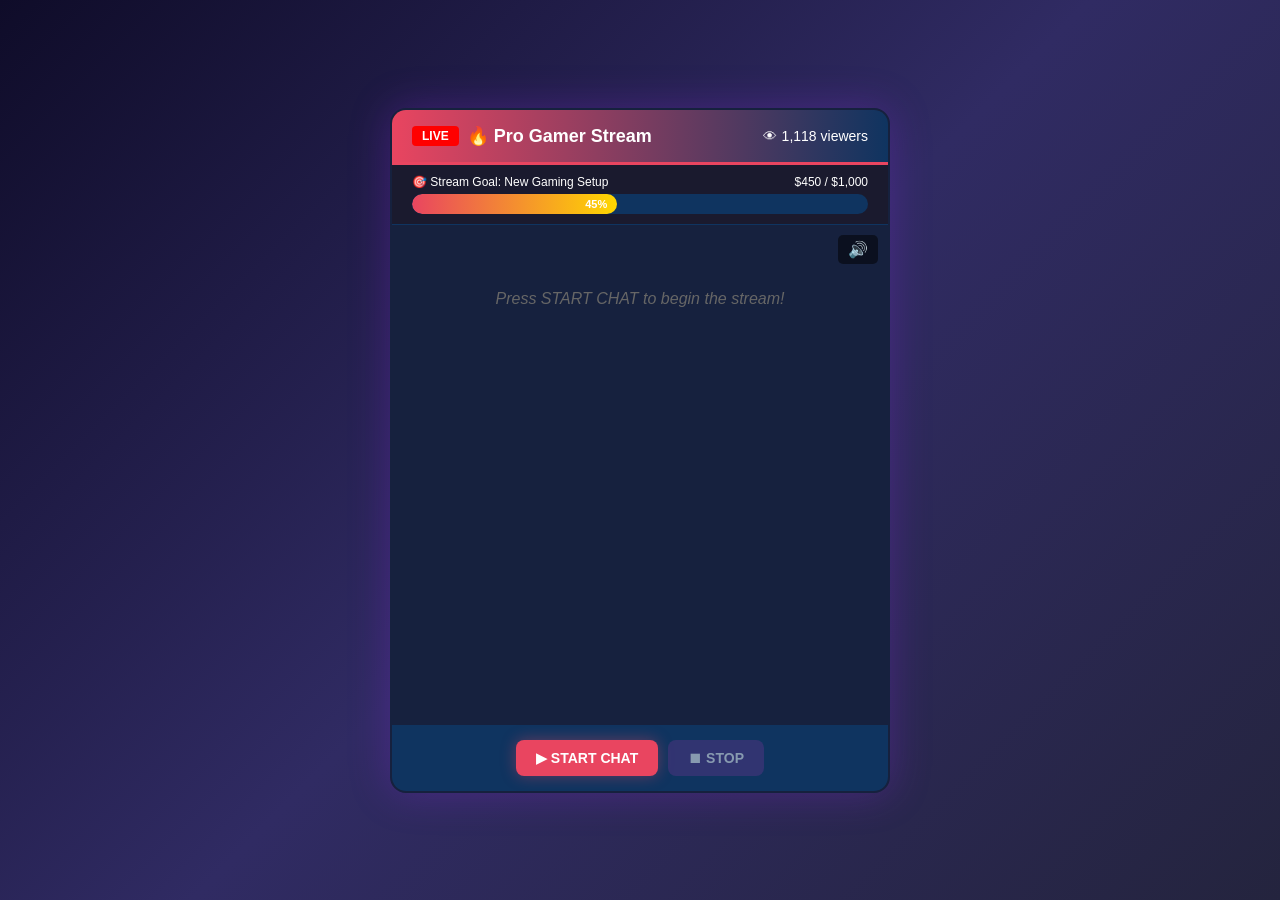
<file: 3/index.html>
<!DOCTYPE html>
<html lang="en">
<head>
    <meta charset="UTF-8">
    <meta name="viewport" content="width=device-width, initial-scale=1.0">
    <title>🔴 Fake Streaming Chat System</title>
    <link rel="stylesheet" href="style.css">
</head>
<body>

    <div class="app-container">
        <!-- Header -->
        <div class="header">
            <div class="stream-title">
                <span class="live-badge">LIVE</span>
                <span>🔥 Pro Gamer Stream</span>
            </div>
            <div class="viewer-count" id="viewerCount">1,234 viewers</div>
        </div>

        <!-- Stream Goal -->
        <div class="stream-goal">
            <div class="goal-label">
                <span>🎯 Stream Goal: New Gaming Setup</span>
                <span id="goalText">$450 / $1,000</span>
            </div>
            <div class="goal-bar">
                <div class="goal-progress" id="goalProgress" style="width: 45%">45%</div>
            </div>
        </div>

        <!-- Chat Area -->
        <div class="chat-container" id="chatContainer">
            <button class="sound-toggle" id="soundToggle">🔊</button>
            <div class="empty-chat" id="emptyState">Press START CHAT to begin the stream!</div>
        </div>

        <!-- Controls -->
        <div class="controls">
            <button class="btn btn-start" id="startBtn">▶ Start Chat</button>
            <button class="btn btn-stop" id="stopBtn" disabled>⏹ Stop</button>
        </div>
    </div>

    <script src="app.js"></script>
</body>
</html>
</file>
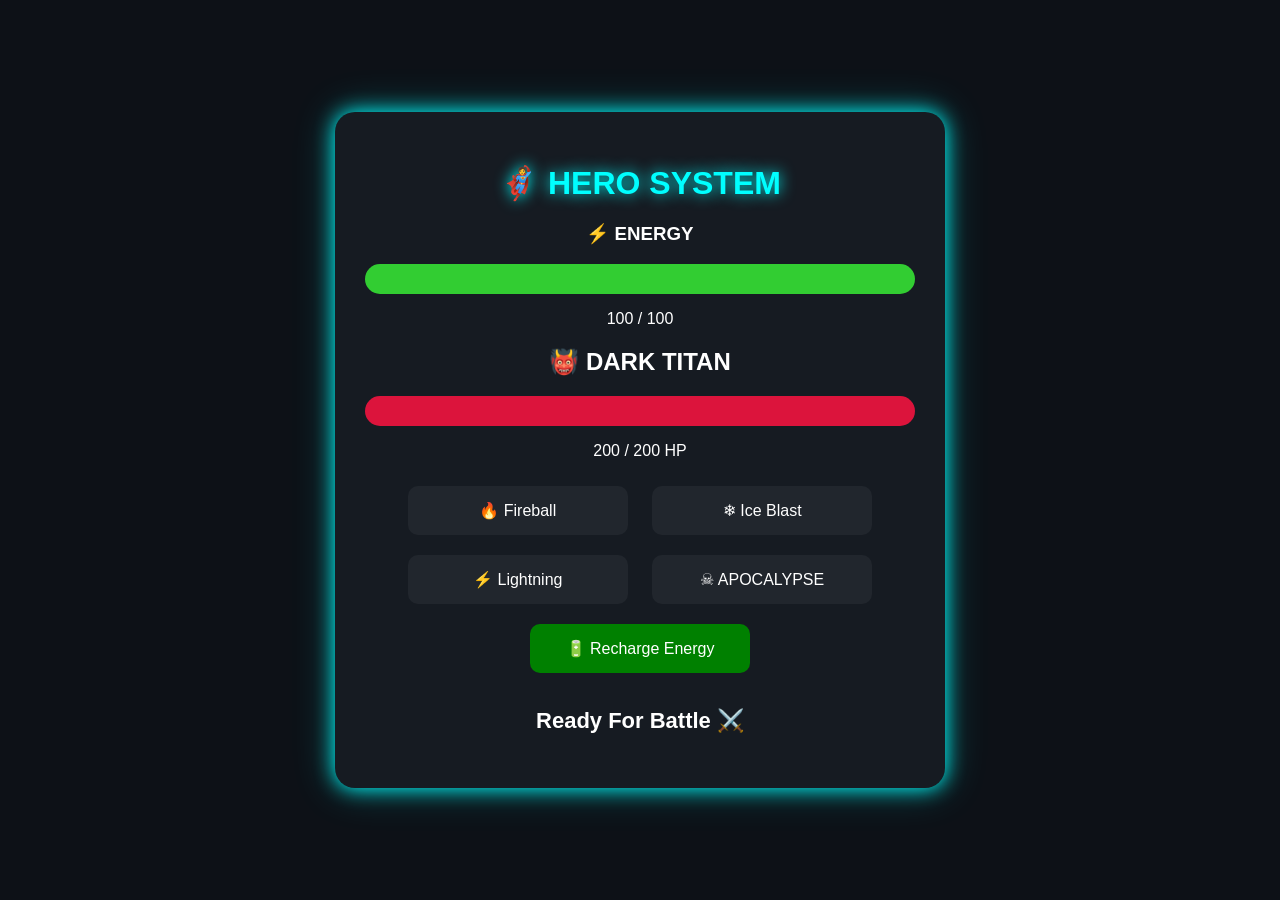
<file: 4/index.html>
<!DOCTYPE html>
<html lang="bg">
<head>
    <meta charset="UTF-8">
    <meta name="viewport" content="width=device-width, initial-scale=1.0">
    <title>Hero System</title>
    <link rel="stylesheet" href="style.css">
</head>
<body>

<div class="container">

    <h1>🦸 HERO SYSTEM</h1>

    <div class="energy-box">

        <h3>⚡ ENERGY</h3>

        <div class="energy-bar">
            <div id="energyFill"></div>
        </div>

        <p id="energyText">100 / 100</p>

    </div>

    <div class="boss-box">

        <h2>👹 DARK TITAN</h2>

        <div class="boss-bar">
            <div id="bossHP"></div>
        </div>

        <p id="bossText">200 / 200 HP</p>

    </div>

    <div class="powers">

        <button onclick="usePower('🔥 Fireball',20,'#ff5733')">
            🔥 Fireball
        </button>

        <button onclick="usePower('❄ Ice Blast',15,'#00bfff')">
            ❄ Ice Blast
        </button>

        <button onclick="usePower('⚡ Lightning',25,'#ffd700')">
            ⚡ Lightning
        </button>

        <button onclick="usePower('☠ APOCALYPSE',50,'purple')">
            ☠ APOCALYPSE
        </button>

        <button onclick="rechargeEnergy()">
            🔋 Recharge Energy
        </button>

    </div>

    <div id="status">
        Ready For Battle ⚔️
    </div>

</div>

<script src="script.js"></script>

</body>
</html>
</file>
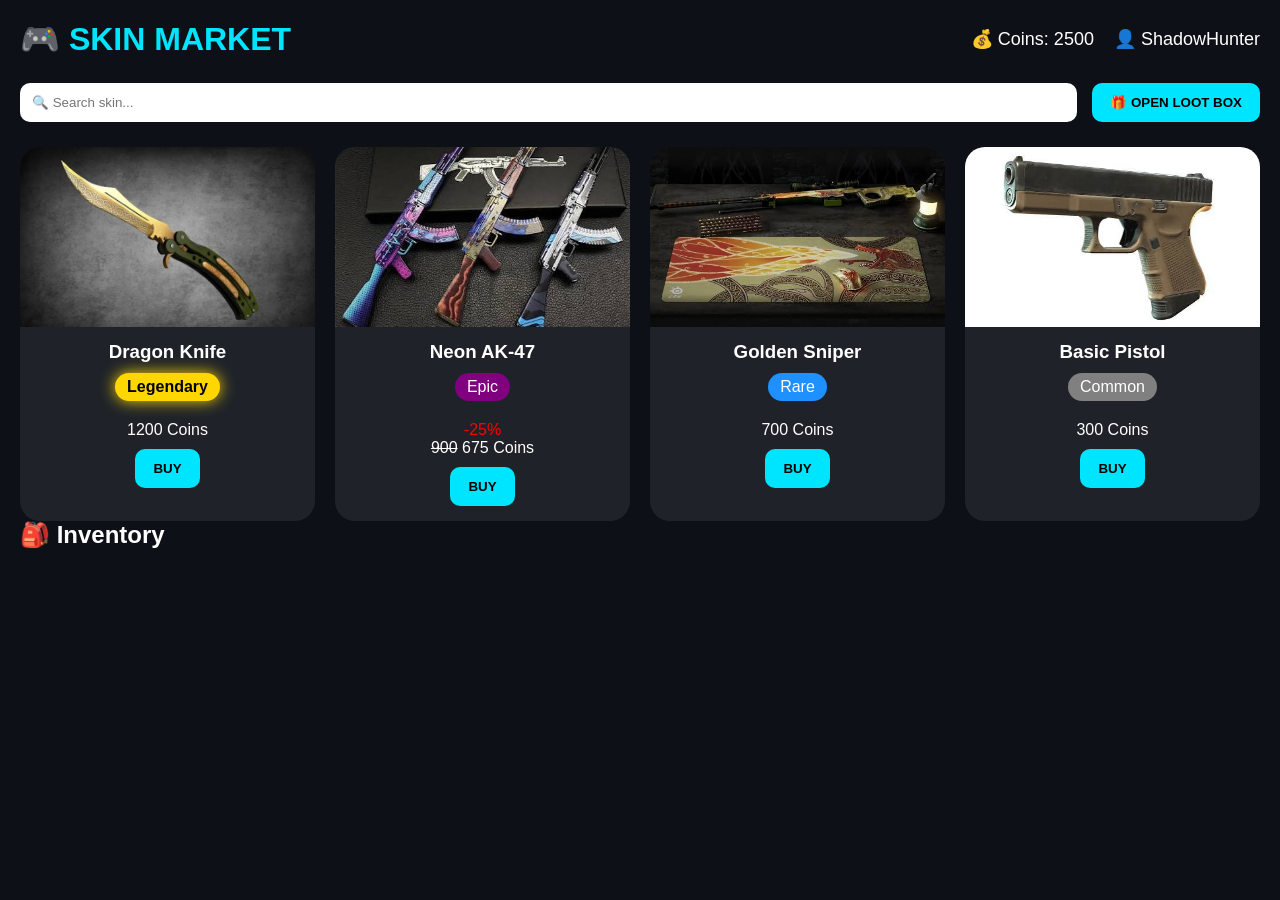
<file: 5/index.html>
<!DOCTYPE html>
<html lang="bg">
<head>
    <meta charset="UTF-8">
    <meta name="viewport" content="width=device-width, initial-scale=1.0">
    <title>Gaming Skin Store</title>
    <link rel="stylesheet" href="style.css">
</head>
<body>

<header>
    <h1>🎮 SKIN MARKET</h1>

    <div class="player-info">
        <span id="coins">💰 Coins: 2500</span>
        <span>👤 ShadowHunter</span>
    </div>
</header>

<div class="controls">
    <input
        type="text"
        id="search"
        placeholder="🔍 Search skin..."
    >

    <button id="lootBtn">
        🎁 OPEN LOOT BOX
    </button>
</div>

<div id="products" class="products"></div>

<h2>🎒 Inventory</h2>
<div id="inventory" class="inventory"></div>

<div id="toast"></div>

<script src="script.js"></script>
</body>
</html>
</file>
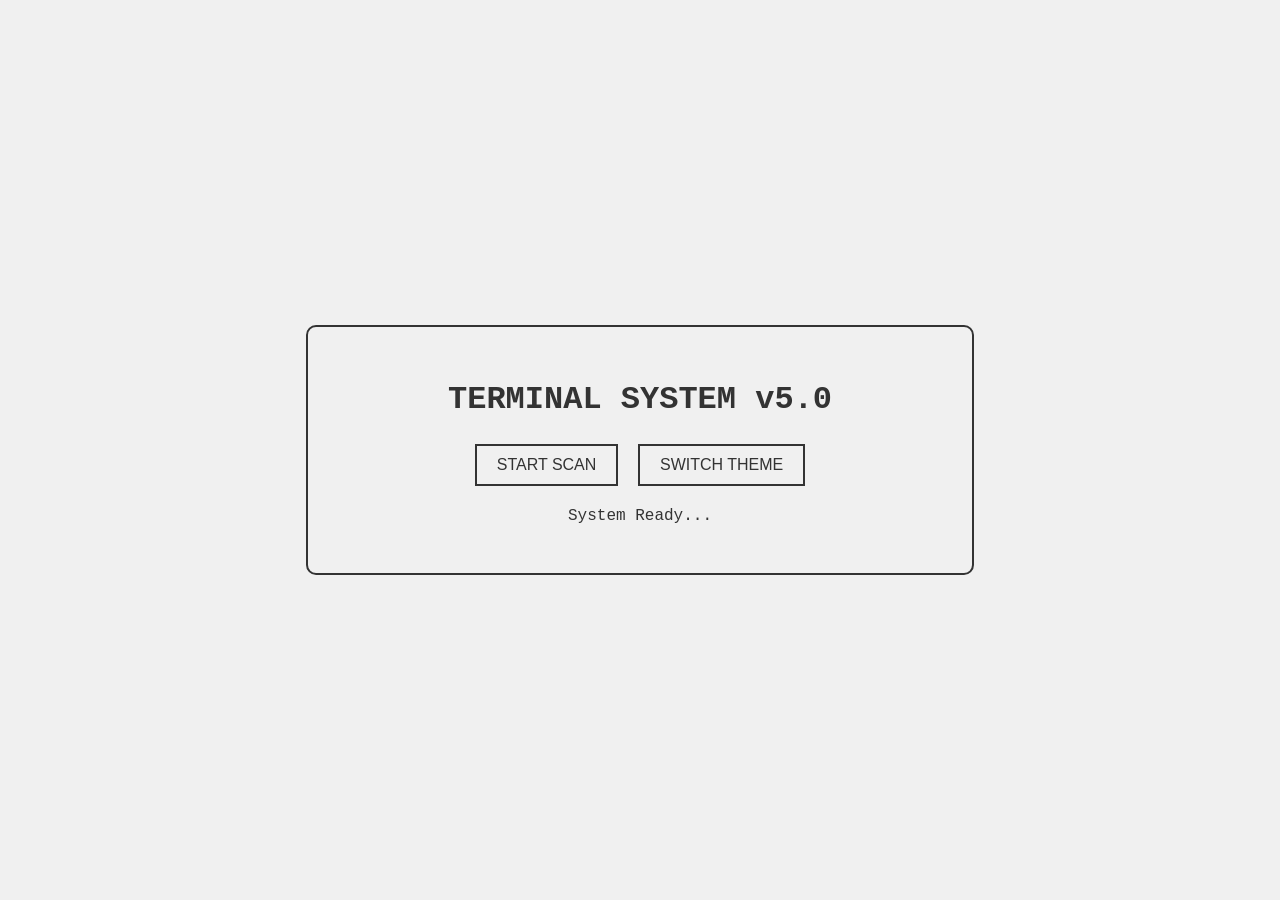
<file: demo1/index.html>
<!DOCTYPE html>
<html lang="bg">
<head>
    <meta charset="UTF-8">
    <meta name="viewport" content="width=device-width, initial-scale=1.0">
    <title>Fake Hacker Scanner</title>
    <link rel="stylesheet" href="style.css">
</head>
<body class="light-mode"> <div class="container">
        <h1 id="main-title">TERMINAL SYSTEM v5.0</h1>
        
        <div class="controls">
            <button onclick="startScan()" id="scan-btn">START SCAN</button>
            <button onclick="toggleTheme()" id="theme-btn">SWITCH THEME</button>
        </div>

        <div id="result-zone">
            <p id="status-text">System Ready...</p>
            <div id="progress-container" style="display: none;">
                <div id="progress-bar"></div>
            </div>
            <ul id="message-list"></ul>
        </div>

        <div id="threat-level" class="hidden">
            THREAT LEVEL: <span id="level-value">NONE</span>
        </div>
    </div>

    <script src="script.js"></script>
</body>
</html>
</file>
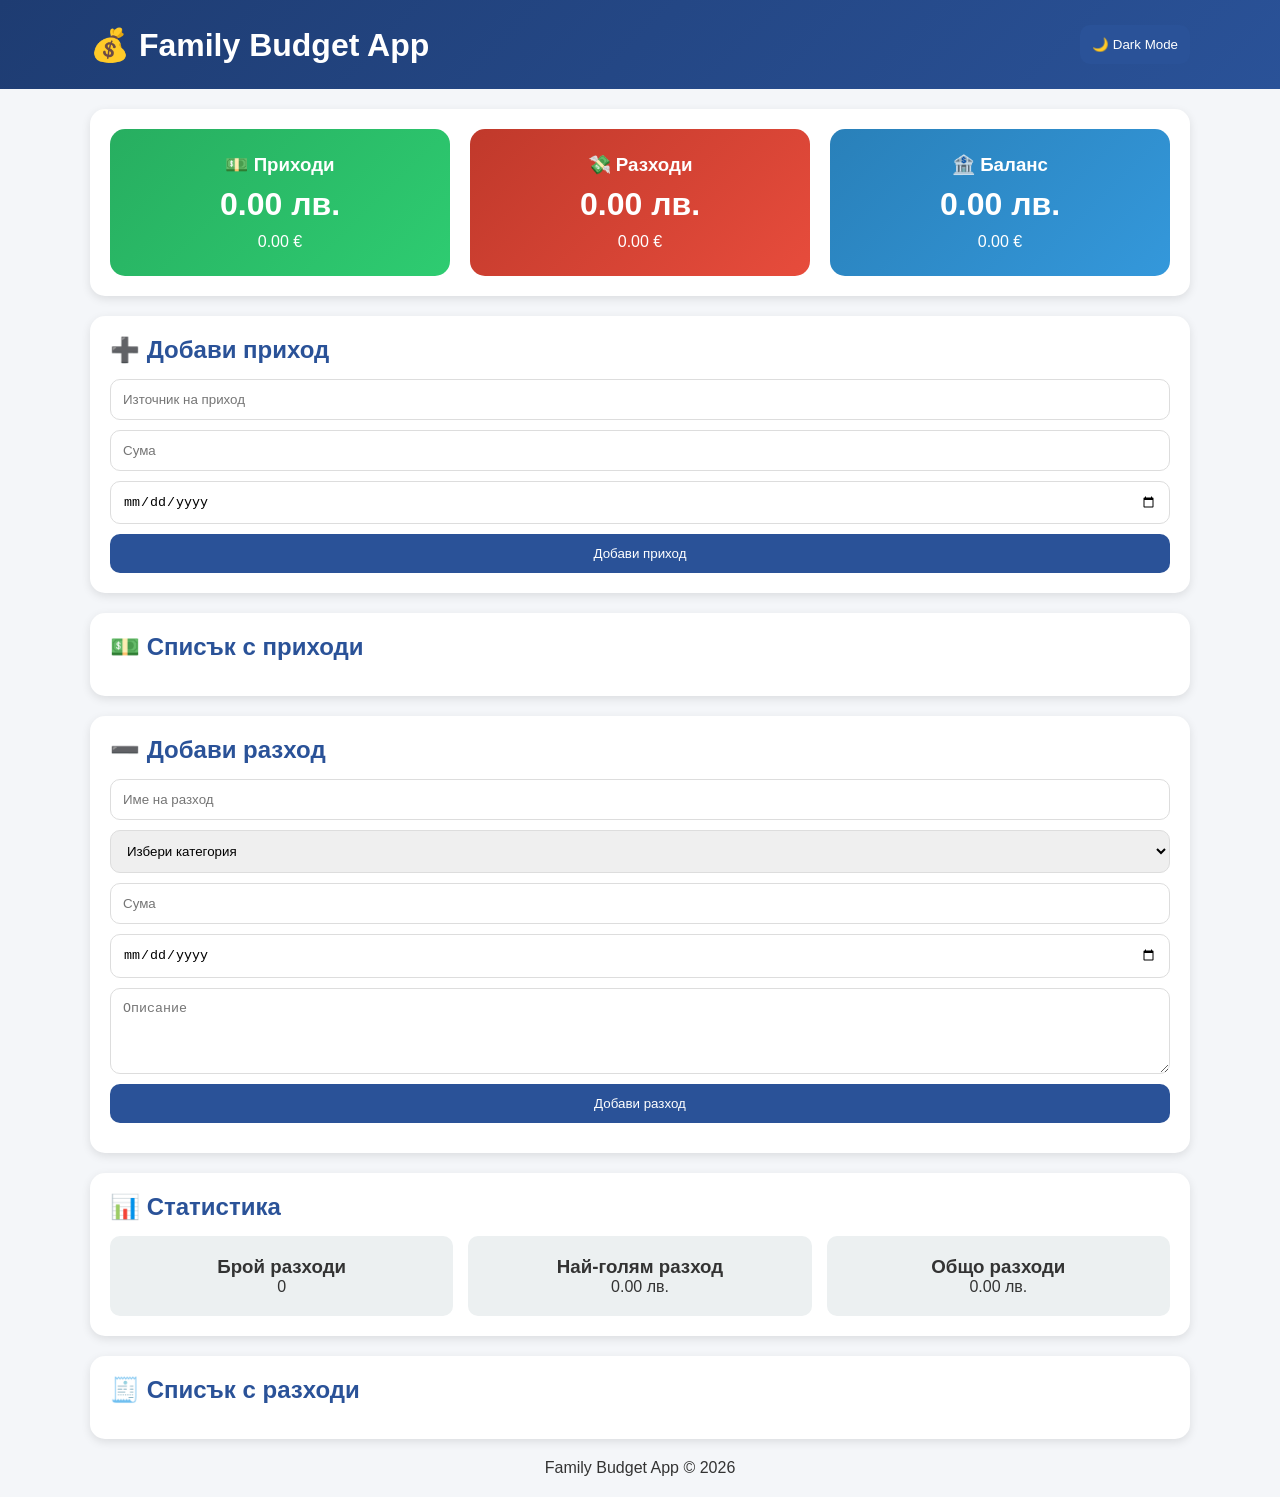
<file: финанс тракер/index.html>
<!DOCTYPE html>
<html lang="bg">
<head>
    <meta charset="UTF-8">
    <meta name="viewport" content="width=device-width, initial-scale=1.0">
    <title>Family Budget App</title>
    <link rel="stylesheet" href="style.css">
</head>
<body>

<header class="app-header">
    <div class="container">
        <h1>💰 Family Budget App</h1>

        <button id="themeToggle">
            🌙 Dark Mode
        </button>
    </div>
</header>

<main class="container">

    <section class="finance-overview">

        <div class="card income-card">
            <h3>💵 Приходи</h3>

            <p id="totalIncome">
                0.00 лв.
            </p>

            <small id="totalIncomeEur">
                0.00 €
            </small>
        </div>

        <div class="card expense-card">
            <h3>💸 Разходи</h3>

            <p id="totalExpenses">
                0.00 лв.
            </p>

            <small id="totalExpensesEur">
                0.00 €
            </small>
        </div>

        <div class="card balance-card">
            <h3>🏦 Баланс</h3>

            <p id="currentBalance">
                0.00 лв.
            </p>

            <small id="currentBalanceEur">
                0.00 €
            </small>
        </div>

    </section>

    <section>

        <h2>➕ Добави приход</h2>

        <form id="incomeForm">

            <input
                type="text"
                id="incomeName"
                placeholder="Източник на приход"
            >

            <input
                type="number"
                id="incomeAmount"
                placeholder="Сума"
                min="0"
                step="0.01"
            >

            <input
                type="date"
                id="incomeDate"
            >

            <button type="submit">
                Добави приход
            </button>

        </form>

    </section>

    <section>

        <h2>💵 Списък с приходи</h2>

        <ul id="incomeList"></ul>

    </section>

    <section>

        <h2>➖ Добави разход</h2>

        <form id="expenseForm">

            <input
                type="text"
                id="expenseName"
                placeholder="Име на разход"
            >

            <select id="expenseCategory">
                <option value="">Избери категория</option>
                <option>Храна</option>
                <option>Транспорт</option>
                <option>Сметки</option>
                <option>Забавления</option>
                <option>Други</option>
            </select>

            <input
                type="number"
                id="expenseAmount"
                placeholder="Сума"
                min="0"
                step="0.01"
            >

            <input
                type="date"
                id="expenseDate"
            >

            <textarea
                id="expenseDescription"
                rows="4"
                placeholder="Описание"
            ></textarea>

            <button type="submit">
                Добави разход
            </button>

            <p id="errorMessage" class="error-message"></p>

        </form>

    </section>

    <section>

        <h2>📊 Статистика</h2>

        <div class="statistics-grid">

            <div class="stat-card">
                <h3>Брой разходи</h3>
                <p id="expenseCount">0</p>
            </div>

            <div class="stat-card">
                <h3>Най-голям разход</h3>
                <p id="largestExpense">0.00 лв.</p>
            </div>

            <div class="stat-card">
                <h3>Общо разходи</h3>
                <p id="statisticsTotal">0.00 лв.</p>
            </div>

        </div>

    </section>

    <section>

        <h2>🧾 Списък с разходи</h2>

        <ul id="expenseList"></ul>

    </section>

</main>

<footer class="app-footer">
    <p>Family Budget App © 2026</p>
</footer>

<script src="app.js"></script>

</body>
</html>
</file>
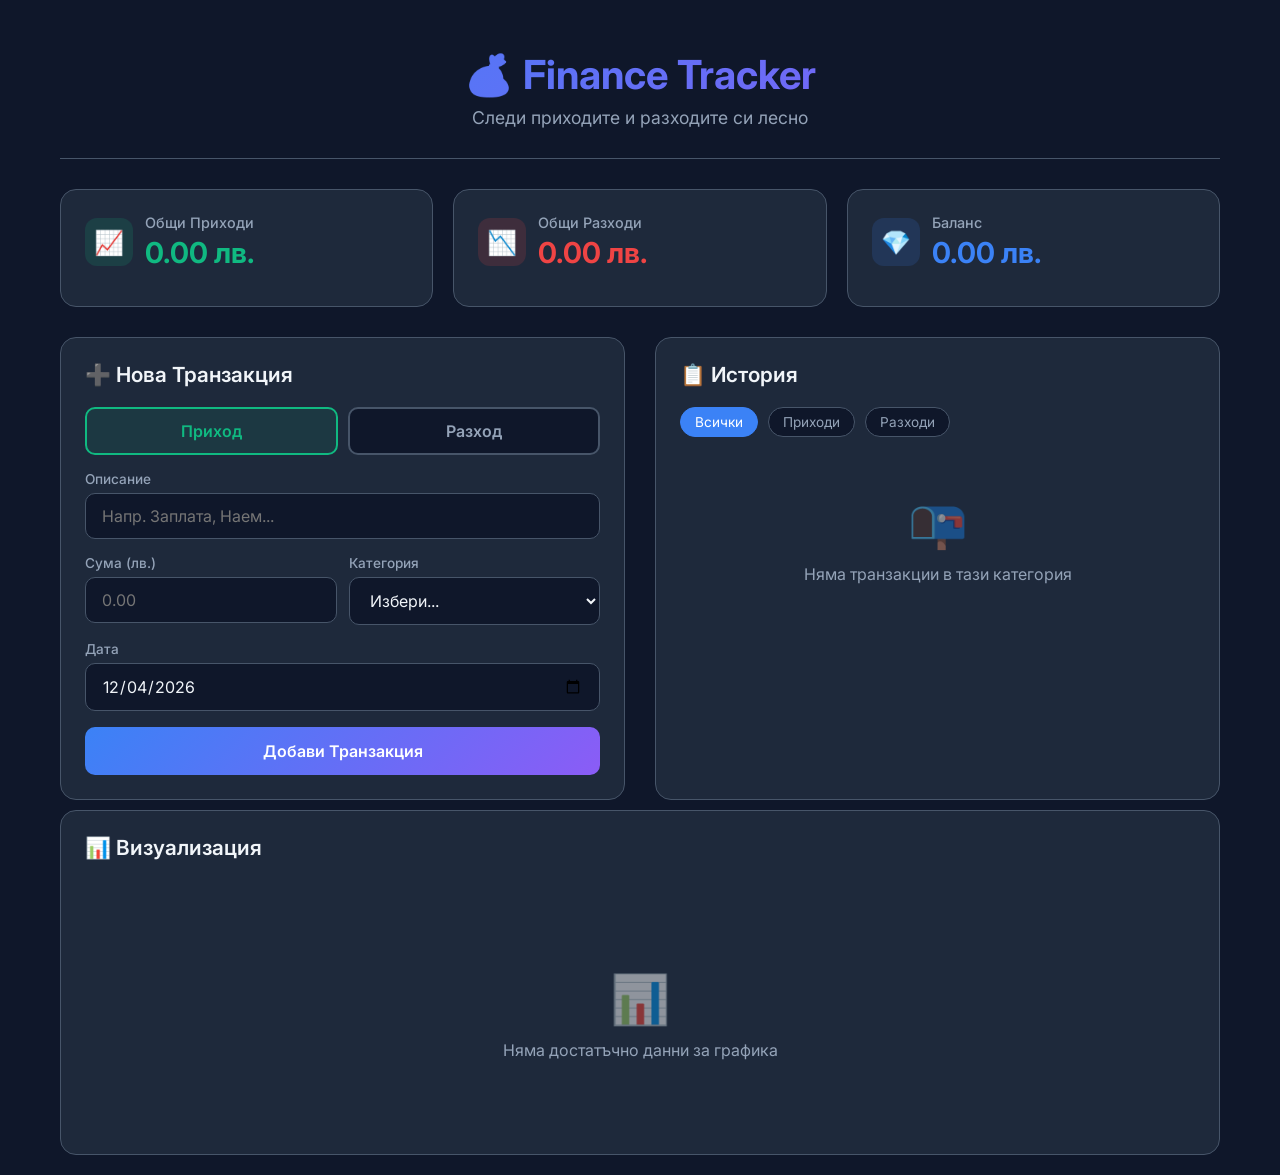
<file: finance_tracker.html>
<!DOCTYPE html>
<html lang="bg">
<head>
    <meta charset="UTF-8">
    <meta name="viewport" content="width=device-width, initial-scale=1.0">
    <title>Finance Tracker</title>
    <link href="https://fonts.googleapis.com/css2?family=Inter:wght@300;400;500;600;700&display=swap" rel="stylesheet">
    <style>
        * {
            margin: 0;
            padding: 0;
            box-sizing: border-box;
        }

        :root {
            --bg-primary: #0f172a;
            --bg-secondary: #1e293b;
            --bg-card: #334155;
            --text-primary: #f1f5f9;
            --text-secondary: #94a3b8;
            --accent: #3b82f6;
            --accent-hover: #2563eb;
            --income: #10b981;
            --expense: #ef4444;
            --warning: #f59e0b;
            --border: #475569;
        }

        body {
            font-family: 'Inter', sans-serif;
            background: var(--bg-primary);
            color: var(--text-primary);
            min-height: 100vh;
        }

        .container {
            max-width: 1200px;
            margin: 0 auto;
            padding: 20px;
        }

        /* Header */
        header {
            text-align: center;
            padding: 30px 0;
            border-bottom: 1px solid var(--border);
            margin-bottom: 30px;
        }

        header h1 {
            font-size: 2.5rem;
            font-weight: 700;
            background: linear-gradient(135deg, var(--accent), #8b5cf6);
            -webkit-background-clip: text;
            -webkit-text-fill-color: transparent;
            background-clip: text;
        }

        header p {
            color: var(--text-secondary);
            margin-top: 8px;
            font-size: 1.1rem;
        }

        /* Summary Cards */
        .summary {
            display: grid;
            grid-template-columns: repeat(auto-fit, minmax(250px, 1fr));
            gap: 20px;
            margin-bottom: 30px;
        }

        .card {
            background: var(--bg-secondary);
            border-radius: 16px;
            padding: 24px;
            border: 1px solid var(--border);
            transition: transform 0.2s, box-shadow 0.2s;
        }

        .card:hover {
            transform: translateY(-4px);
            box-shadow: 0 10px 40px rgba(0,0,0,0.3);
        }

        .card-header {
            display: flex;
            align-items: center;
            gap: 12px;
            margin-bottom: 12px;
        }

        .card-icon {
            width: 48px;
            height: 48px;
            border-radius: 12px;
            display: flex;
            align-items: center;
            justify-content: center;
            font-size: 1.5rem;
        }

        .card-icon.income { background: rgba(16, 185, 129, 0.15); }
        .card-icon.expense { background: rgba(239, 68, 68, 0.15); }
        .card-icon.balance { background: rgba(59, 130, 246, 0.15); }

        .card-title {
            color: var(--text-secondary);
            font-size: 0.9rem;
            font-weight: 500;
        }

        .card-amount {
            font-size: 1.8rem;
            font-weight: 700;
            margin-top: 4px;
        }

        .card-amount.income { color: var(--income); }
        .card-amount.expense { color: var(--expense); }
        .card-amount.balance { color: var(--accent); }

        /* Main Content */
        .main-content {
            display: grid;
            grid-template-columns: 1fr 1fr;
            gap: 30px;
        }

        @media (max-width: 900px) {
            .main-content {
                grid-template-columns: 1fr;
            }
        }

        /* Form Section */
        .form-section {
            background: var(--bg-secondary);
            border-radius: 16px;
            padding: 24px;
            border: 1px solid var(--border);
        }

        .section-title {
            font-size: 1.3rem;
            font-weight: 600;
            margin-bottom: 20px;
            display: flex;
            align-items: center;
            gap: 10px;
        }

        .form-group {
            margin-bottom: 16px;
        }

        .form-group label {
            display: block;
            color: var(--text-secondary);
            font-size: 0.85rem;
            margin-bottom: 6px;
            font-weight: 500;
        }

        .form-group input,
        .form-group select {
            width: 100%;
            padding: 12px 16px;
            background: var(--bg-primary);
            border: 1px solid var(--border);
            border-radius: 10px;
            color: var(--text-primary);
            font-size: 1rem;
            font-family: inherit;
            transition: border-color 0.2s, box-shadow 0.2s;
        }

        .form-group input:focus,
        .form-group select:focus {
            outline: none;
            border-color: var(--accent);
            box-shadow: 0 0 0 3px rgba(59, 130, 246, 0.2);
        }

        .form-row {
            display: grid;
            grid-template-columns: 1fr 1fr;
            gap: 12px;
        }

        .type-selector {
            display: flex;
            gap: 10px;
            margin-bottom: 16px;
        }

        .type-btn {
            flex: 1;
            padding: 12px;
            border: 2px solid var(--border);
            border-radius: 10px;
            background: var(--bg-primary);
            color: var(--text-secondary);
            font-size: 1rem;
            font-weight: 600;
            cursor: pointer;
            transition: all 0.2s;
            font-family: inherit;
        }

        .type-btn.active.income {
            border-color: var(--income);
            color: var(--income);
            background: rgba(16, 185, 129, 0.1);
        }

        .type-btn.active.expense {
            border-color: var(--expense);
            color: var(--expense);
            background: rgba(239, 68, 68, 0.1);
        }

        .btn-primary {
            width: 100%;
            padding: 14px;
            background: linear-gradient(135deg, var(--accent), #8b5cf6);
            color: white;
            border: none;
            border-radius: 10px;
            font-size: 1rem;
            font-weight: 600;
            cursor: pointer;
            transition: opacity 0.2s, transform 0.2s;
            font-family: inherit;
        }

        .btn-primary:hover {
            opacity: 0.9;
            transform: translateY(-2px);
        }

        .btn-primary:active {
            transform: translateY(0);
        }

        /* Transactions List */
        .transactions-section {
            background: var(--bg-secondary);
            border-radius: 16px;
            padding: 24px;
            border: 1px solid var(--border);
        }

        .filter-bar {
            display: flex;
            gap: 10px;
            margin-bottom: 16px;
            flex-wrap: wrap;
        }

        .filter-btn {
            padding: 6px 14px;
            border: 1px solid var(--border);
            border-radius: 20px;
            background: var(--bg-primary);
            color: var(--text-secondary);
            font-size: 0.85rem;
            cursor: pointer;
            transition: all 0.2s;
            font-family: inherit;
        }

        .filter-btn.active {
            background: var(--accent);
            color: white;
            border-color: var(--accent);
        }

        .transactions-list {
            max-height: 400px;
            overflow-y: auto;
        }

        .transactions-list::-webkit-scrollbar {
            width: 6px;
        }

        .transactions-list::-webkit-scrollbar-track {
            background: var(--bg-primary);
            border-radius: 3px;
        }

        .transactions-list::-webkit-scrollbar-thumb {
            background: var(--border);
            border-radius: 3px;
        }

        .transaction-item {
            display: flex;
            align-items: center;
            justify-content: space-between;
            padding: 14px 16px;
            background: var(--bg-primary);
            border-radius: 12px;
            margin-bottom: 10px;
            border: 1px solid transparent;
            transition: border-color 0.2s;
        }

        .transaction-item:hover {
            border-color: var(--border);
        }

        .transaction-info {
            display: flex;
            align-items: center;
            gap: 12px;
            flex: 1;
        }

        .transaction-icon {
            width: 40px;
            height: 40px;
            border-radius: 10px;
            display: flex;
            align-items: center;
            justify-content: center;
            font-size: 1.2rem;
        }

        .transaction-icon.income { background: rgba(16, 185, 129, 0.15); }
        .transaction-icon.expense { background: rgba(239, 68, 68, 0.15); }

        .transaction-details h4 {
            font-size: 0.95rem;
            font-weight: 600;
        }

        .transaction-details span {
            font-size: 0.8rem;
            color: var(--text-secondary);
        }

        .transaction-amount {
            font-size: 1.1rem;
            font-weight: 700;
            margin-right: 12px;
        }

        .transaction-amount.income { color: var(--income); }
        .transaction-amount.expense { color: var(--expense); }

        .delete-btn {
            background: none;
            border: none;
            color: var(--text-secondary);
            cursor: pointer;
            font-size: 1.2rem;
            padding: 4px;
            border-radius: 6px;
            transition: all 0.2s;
        }

        .delete-btn:hover {
            color: var(--expense);
            background: rgba(239, 68, 68, 0.1);
        }

        .empty-state {
            text-align: center;
            padding: 40px 20px;
            color: var(--text-secondary);
        }

        .empty-state-icon {
            font-size: 3rem;
            margin-bottom: 12px;
            opacity: 0.5;
        }

        /* Chart Section */
        .chart-section {
            grid-column: 1 / -1;
            background: var(--bg-secondary);
            border-radius: 16px;
            padding: 24px;
            border: 1px solid var(--border);
            margin-top: 10px;
        }

        .chart-container {
            display: flex;
            align-items: flex-end;
            justify-content: center;
            gap: 40px;
            padding: 30px 0;
            min-height: 250px;
        }

        .chart-bar-wrapper {
            display: flex;
            flex-direction: column;
            align-items: center;
            gap: 10px;
        }

        .chart-bar {
            width: 60px;
            border-radius: 8px 8px 0 0;
            transition: height 0.5s ease;
            position: relative;
        }

        .chart-bar.income { background: linear-gradient(to top, var(--income), #34d399); }
        .chart-bar.expense { background: linear-gradient(to top, var(--expense), #f87171); }
        .chart-bar.balance { background: linear-gradient(to top, var(--accent), #a78bfa); }

        .chart-label {
            font-size: 0.85rem;
            color: var(--text-secondary);
            font-weight: 500;
        }

        .chart-value {
            font-size: 0.8rem;
            color: var(--text-primary);
            font-weight: 600;
        }

        /* Toast Notification */
        .toast {
            position: fixed;
            bottom: 30px;
            right: 30px;
            padding: 14px 24px;
            background: var(--bg-secondary);
            border: 1px solid var(--border);
            border-radius: 12px;
            color: var(--text-primary);
            font-weight: 500;
            box-shadow: 0 10px 40px rgba(0,0,0,0.4);
            transform: translateY(100px);
            opacity: 0;
            transition: all 0.3s ease;
            z-index: 1000;
        }

        .toast.show {
            transform: translateY(0);
            opacity: 1;
        }

        .toast.success { border-left: 4px solid var(--income); }
        .toast.error { border-left: 4px solid var(--expense); }
    </style>
</head>
<body>
    <div class="container">
        <header>
            <h1>💰 Finance Tracker</h1>
            <p>Следи приходите и разходите си лесно</p>
        </header>

        <!-- Summary Cards -->
        <div class="summary">
            <div class="card">
                <div class="card-header">
                    <div class="card-icon income">📈</div>
                    <div>
                        <div class="card-title">Общи Приходи</div>
                        <div class="card-amount income" id="totalIncome">0.00 лв.</div>
                    </div>
                </div>
            </div>
            <div class="card">
                <div class="card-header">
                    <div class="card-icon expense">📉</div>
                    <div>
                        <div class="card-title">Общи Разходи</div>
                        <div class="card-amount expense" id="totalExpense">0.00 лв.</div>
                    </div>
                </div>
            </div>
            <div class="card">
                <div class="card-header">
                    <div class="card-icon balance">💎</div>
                    <div>
                        <div class="card-title">Баланс</div>
                        <div class="card-amount balance" id="balance">0.00 лв.</div>
                    </div>
                </div>
            </div>
        </div>

        <!-- Main Content -->
        <div class="main-content">
            <!-- Add Transaction Form -->
            <div class="form-section">
                <h2 class="section-title">➕ Нова Транзакция</h2>

                <div class="type-selector">
                    <button class="type-btn income active" onclick="setType('income')">Приход</button>
                    <button class="type-btn expense" onclick="setType('expense')">Разход</button>
                </div>

                <form id="transactionForm" onsubmit="addTransaction(event)">
                    <div class="form-group">
                        <label for="description">Описание</label>
                        <input type="text" id="description" placeholder="Напр. Заплата, Наем..." required>
                    </div>

                    <div class="form-row">
                        <div class="form-group">
                            <label for="amount">Сума (лв.)</label>
                            <input type="number" id="amount" placeholder="0.00" step="0.01" min="0.01" required>
                        </div>
                        <div class="form-group">
                            <label for="category">Категория</label>
                            <select id="category" required>
                                <option value="">Избери...</option>
                            </select>
                        </div>
                    </div>

                    <div class="form-group">
                        <label for="date">Дата</label>
                        <input type="date" id="date" required>
                    </div>

                    <button type="submit" class="btn-primary">Добави Транзакция</button>
                </form>
            </div>

            <!-- Transactions List -->
            <div class="transactions-section">
                <h2 class="section-title">📋 История</h2>

                <div class="filter-bar">
                    <button class="filter-btn active" onclick="filterTransactions('all')">Всички</button>
                    <button class="filter-btn" onclick="filterTransactions('income')">Приходи</button>
                    <button class="filter-btn" onclick="filterTransactions('expense')">Разходи</button>
                </div>

                <div class="transactions-list" id="transactionsList">
                    <div class="empty-state">
                        <div class="empty-state-icon">📭</div>
                        <p>Все още няма транзакции</p>
                        <p style="font-size: 0.85rem; margin-top: 4px;">Добави първата си транзакция отляво</p>
                    </div>
                </div>
            </div>
        </div>

        <!-- Chart Section -->
        <div class="chart-section">
            <h2 class="section-title">📊 Визуализация</h2>
            <div class="chart-container" id="chartContainer">
                <div class="empty-state" style="grid-column: 1 / -1;">
                    <div class="empty-state-icon">📊</div>
                    <p>Няма достатъчно данни за графика</p>
                </div>
            </div>
        </div>
    </div>

    <!-- Toast -->
    <div class="toast" id="toast"></div>

    <script>
        // ========== STATE ==========
        let transactions = JSON.parse(localStorage.getItem('financeTracker')) || [];
        let currentType = 'income';
        let currentFilter = 'all';

        const categories = {
            income: [
                { value: 'salary', label: '💼 Заплата', icon: '💼' },
                { value: 'freelance', label: '💻 Фрийланс', icon: '💻' },
                { value: 'investment', label: '📈 Инвестиции', icon: '📈' },
                { value: 'gift', label: '🎁 Подарък', icon: '🎁' },
                { value: 'other_income', label: '📌 Друго', icon: '📌' }
            ],
            expense: [
                { value: 'food', label: '🍔 Храна', icon: '🍔' },
                { value: 'transport', label: '🚗 Транспорт', icon: '🚗' },
                { value: 'rent', label: '🏠 Наем', icon: '🏠' },
                { value: 'utilities', label: '⚡ Сметки', icon: '⚡' },
                { value: 'entertainment', label: '🎮 Забавления', icon: '🎮' },
                { value: 'shopping', label: '🛍️ Пазаруване', icon: '🛍️' },
                { value: 'health', label: '💊 Здраве', icon: '💊' },
                { value: 'other_expense', label: '📌 Друго', icon: '📌' }
            ]
        };

        // ========== INIT ==========
        document.addEventListener('DOMContentLoaded', () => {
            document.getElementById('date').valueAsDate = new Date();
            updateCategoryOptions();
            renderAll();
        });

        // ========== FUNCTIONS ==========
        function setType(type) {
            currentType = type;
            document.querySelectorAll('.type-btn').forEach(btn => btn.classList.remove('active'));
            document.querySelector(`.type-btn.${type}`).classList.add('active');
            updateCategoryOptions();
        }

        function updateCategoryOptions() {
            const select = document.getElementById('category');
            select.innerHTML = '<option value="">Избери...</option>';
            categories[currentType].forEach(cat => {
                const option = document.createElement('option');
                option.value = cat.value;
                option.textContent = cat.label;
                select.appendChild(option);
            });
        }

        function addTransaction(e) {
            e.preventDefault();

            const description = document.getElementById('description').value.trim();
            const amount = parseFloat(document.getElementById('amount').value);
            const category = document.getElementById('category').value;
            const date = document.getElementById('date').value;

            if (!description || !amount || !category || !date) {
                showToast('Моля, попълни всички полета!', 'error');
                return;
            }

            const catData = categories[currentType].find(c => c.value === category);

            const transaction = {
                id: Date.now(),
                type: currentType,
                description,
                amount,
                category,
                categoryLabel: catData.label,
                categoryIcon: catData.icon,
                date
            };

            transactions.unshift(transaction);
            saveTransactions();
            renderAll();

            // Reset form
            document.getElementById('description').value = '';
            document.getElementById('amount').value = '';
            document.getElementById('category').value = '';
            document.getElementById('date').valueAsDate = new Date();

            showToast('Транзакцията е добавена успешно!', 'success');
        }

        function deleteTransaction(id) {
            transactions = transactions.filter(t => t.id !== id);
            saveTransactions();
            renderAll();
            showToast('Транзакцията е изтрита!', 'success');
        }

        function filterTransactions(filter) {
            currentFilter = filter;
            document.querySelectorAll('.filter-btn').forEach(btn => btn.classList.remove('active'));
            event.target.classList.add('active');
            renderTransactions();
        }

        function saveTransactions() {
            localStorage.setItem('financeTracker', JSON.stringify(transactions));
        }

        // ========== RENDER ==========
        function renderAll() {
            renderSummary();
            renderTransactions();
            renderChart();
        }

        function renderSummary() {
            const income = transactions
                .filter(t => t.type === 'income')
                .reduce((sum, t) => sum + t.amount, 0);

            const expense = transactions
                .filter(t => t.type === 'expense')
                .reduce((sum, t) => sum + t.amount, 0);

            const balance = income - expense;

            document.getElementById('totalIncome').textContent = formatMoney(income);
            document.getElementById('totalExpense').textContent = formatMoney(expense);
            document.getElementById('balance').textContent = formatMoney(balance);
        }

        function renderTransactions() {
            const list = document.getElementById('transactionsList');

            let filtered = transactions;
            if (currentFilter !== 'all') {
                filtered = transactions.filter(t => t.type === currentFilter);
            }

            if (filtered.length === 0) {
                list.innerHTML = `
                    <div class="empty-state">
                        <div class="empty-state-icon">📭</div>
                        <p>Няма транзакции в тази категория</p>
                    </div>
                `;
                return;
            }

            list.innerHTML = filtered.map(t => `
                <div class="transaction-item">
                    <div class="transaction-info">
                        <div class="transaction-icon ${t.type}">${t.categoryIcon}</div>
                        <div class="transaction-details">
                            <h4>${escapeHtml(t.description)}</h4>
                            <span>${t.categoryLabel} • ${formatDate(t.date)}</span>
                        </div>
                    </div>
                    <div style="display: flex; align-items: center;">
                        <div class="transaction-amount ${t.type}">
                            ${t.type === 'income' ? '+' : '-'}${formatMoney(t.amount)}
                        </div>
                        <button class="delete-btn" onclick="deleteTransaction(${t.id})" title="Изтрий">🗑️</button>
                    </div>
                </div>
            `).join('');
        }

        function renderChart() {
            const container = document.getElementById('chartContainer');

            if (transactions.length === 0) {
                container.innerHTML = `
                    <div class="empty-state" style="grid-column: 1 / -1;">
                        <div class="empty-state-icon">📊</div>
                        <p>Няма достатъчно данни за графика</p>
                    </div>
                `;
                return;
            }

            const income = transactions.filter(t => t.type === 'income').reduce((s, t) => s + t.amount, 0);
            const expense = transactions.filter(t => t.type === 'expense').reduce((s, t) => s + t.amount, 0);
            const balance = income - expense;

            const maxVal = Math.max(income, expense, Math.abs(balance), 1);
            const incomeH = (income / maxVal) * 180;
            const expenseH = (expense / maxVal) * 180;
            const balanceH = (Math.abs(balance) / maxVal) * 180;

            container.innerHTML = `
                <div class="chart-bar-wrapper">
                    <div class="chart-value">${formatMoney(income)}</div>
                    <div class="chart-bar income" style="height: ${incomeH}px;"></div>
                    <div class="chart-label">Приходи</div>
                </div>
                <div class="chart-bar-wrapper">
                    <div class="chart-value">${formatMoney(expense)}</div>
                    <div class="chart-bar expense" style="height: ${expenseH}px;"></div>
                    <div class="chart-label">Разходи</div>
                </div>
                <div class="chart-bar-wrapper">
                    <div class="chart-value">${formatMoney(balance)}</div>
                    <div class="chart-bar balance" style="height: ${balanceH}px;"></div>
                    <div class="chart-label">Баланс</div>
                </div>
            `;
        }

        // ========== HELPERS ==========
        function formatMoney(amount) {
            return amount.toFixed(2).replace(/\B(?=(\d{3})+(?!\d))/g, ' ') + ' лв.';
        }

        function formatDate(dateStr) {
            const d = new Date(dateStr);
            return d.toLocaleDateString('bg-BG', { day: 'numeric', month: 'short', year: 'numeric' });
        }

        function escapeHtml(text) {
            const div = document.createElement('div');
            div.textContent = text;
            return div.innerHTML;
        }

        function showToast(message, type = 'success') {
            const toast = document.getElementById('toast');
            toast.textContent = message;
            toast.className = `toast ${type} show`;

            setTimeout(() => {
                toast.classList.remove('show');
            }, 3000);
        }
    </script>
</body>
</html>
</file>
<file: 3/style.css>
/* ============================================
   FAKE STREAMING CHAT SYSTEM - STYLES
   ============================================ */

* {
    margin: 0;
    padding: 0;
    box-sizing: border-box;
}

body {
    font-family: 'Segoe UI', Tahoma, Geneva, Verdana, sans-serif;
    background: linear-gradient(135deg, #0f0c29, #302b63, #24243e);
    min-height: 100vh;
    display: flex;
    justify-content: center;
    align-items: center;
    padding: 20px;
}

.app-container {
    width: 100%;
    max-width: 500px;
    background: #1a1a2e;
    border-radius: 16px;
    box-shadow: 0 0 40px rgba(138, 43, 226, 0.3);
    overflow: hidden;
    border: 2px solid #16213e;
}

/* Header */
.header {
    background: linear-gradient(90deg, #e94560, #0f3460);
    padding: 15px 20px;
    display: flex;
    justify-content: space-between;
    align-items: center;
    border-bottom: 3px solid #e94560;
}

.stream-title {
    color: #fff;
    font-size: 18px;
    font-weight: bold;
    display: flex;
    align-items: center;
    gap: 8px;
}

.live-badge {
    background: #ff0000;
    color: white;
    padding: 3px 10px;
    border-radius: 4px;
    font-size: 12px;
    font-weight: bold;
    animation: pulse 2s infinite;
}

@keyframes pulse {
    0%, 100% { opacity: 1; }
    50% { opacity: 0.5; }
}

/* Viewer Counter */
.viewer-count {
    color: #fff;
    font-size: 14px;
    display: flex;
    align-items: center;
    gap: 5px;
}

.viewer-count::before {
    content: "👁";
}

/* Chat Area */
.chat-container {
    height: 500px;
    overflow-y: auto;
    padding: 15px;
    background: #16213e;
    position: relative;
}

.chat-container::-webkit-scrollbar {
    width: 8px;
}

.chat-container::-webkit-scrollbar-track {
    background: #0f3460;
}

.chat-container::-webkit-scrollbar-thumb {
    background: #e94560;
    border-radius: 4px;
}

.chat-message {
    margin-bottom: 10px;
    padding: 8px 12px;
    border-radius: 8px;
    background: rgba(255,255,255,0.05);
    animation: fadeIn 0.3s ease;
    display: flex;
    align-items: flex-start;
    gap: 8px;
    word-wrap: break-word;
}

@keyframes fadeIn {
    from { opacity: 0; transform: translateX(-20px); }
    to { opacity: 1; transform: translateX(0); }
}

.message-avatar {
    width: 32px;
    height: 32px;
    border-radius: 50%;
    flex-shrink: 0;
    display: flex;
    align-items: center;
    justify-content: center;
    font-size: 18px;
    background: #0f3460;
}

.message-content {
    flex: 1;
}

.message-header {
    display: flex;
    align-items: center;
    gap: 5px;
    margin-bottom: 3px;
}

.username {
    font-weight: bold;
    font-size: 14px;
}

.mod-badge {
    background: #00d9ff;
    color: #000;
    font-size: 10px;
    padding: 1px 5px;
    border-radius: 3px;
    font-weight: bold;
}

.subscriber-badge {
    background: #9146ff;
    color: #fff;
    font-size: 10px;
    padding: 1px 5px;
    border-radius: 3px;
}

.message-text {
    color: #e0e0e0;
    font-size: 14px;
    line-height: 1.4;
}

/* Donation Message */
.donation-message {
    background: linear-gradient(90deg, rgba(255,215,0,0.2), rgba(255,140,0,0.2));
    border-left: 4px solid #ffd700;
    animation: donationPulse 0.5s ease;
}

@keyframes donationPulse {
    0% { transform: scale(1); }
    50% { transform: scale(1.02); }
    100% { transform: scale(1); }
}

.donation-amount {
    color: #ffd700;
    font-weight: bold;
}

/* Banned Message */
.banned-message {
    opacity: 0.3;
    filter: blur(2px);
    position: relative;
}

.banned-message::after {
    content: "🚫 BANNED";
    position: absolute;
    top: 50%;
    left: 50%;
    transform: translate(-50%, -50%);
    color: #ff0000;
    font-weight: bold;
    font-size: 16px;
    background: rgba(0,0,0,0.8);
    padding: 5px 10px;
    border-radius: 4px;
}

/* Controls */
.controls {
    padding: 15px 20px;
    background: #0f3460;
    display: flex;
    gap: 10px;
    flex-wrap: wrap;
    justify-content: center;
}

.btn {
    padding: 10px 20px;
    border: none;
    border-radius: 8px;
    cursor: pointer;
    font-size: 14px;
    font-weight: bold;
    transition: all 0.3s;
    text-transform: uppercase;
}

.btn-start {
    background: #e94560;
    color: white;
    box-shadow: 0 0 15px rgba(233, 69, 96, 0.4);
}

.btn-start:hover {
    background: #ff6b6b;
    transform: translateY(-2px);
    box-shadow: 0 0 25px rgba(233, 69, 96, 0.6);
}

.btn-stop {
    background: #533483;
    color: white;
}

.btn-stop:hover {
    background: #6b4c9a;
}

.btn:disabled {
    opacity: 0.5;
    cursor: not-allowed;
}

/* Stream Goal */
.stream-goal {
    padding: 10px 20px;
    background: #1a1a2e;
    border-bottom: 1px solid #0f3460;
}

.goal-label {
    color: #fff;
    font-size: 12px;
    margin-bottom: 5px;
    display: flex;
    justify-content: space-between;
}

.goal-bar {
    height: 20px;
    background: #0f3460;
    border-radius: 10px;
    overflow: hidden;
    position: relative;
}

.goal-progress {
    height: 100%;
    background: linear-gradient(90deg, #e94560, #ffd700);
    border-radius: 10px;
    transition: width 0.5s ease;
    display: flex;
    align-items: center;
    justify-content: flex-end;
    padding-right: 10px;
    color: #fff;
    font-size: 11px;
    font-weight: bold;
}

/* Neon Effects */
.neon-text {
    text-shadow: 0 0 10px currentColor;
}

/* Sound Toggle */
.sound-toggle {
    position: absolute;
    top: 10px;
    right: 10px;
    background: rgba(0,0,0,0.5);
    border: none;
    color: #fff;
    padding: 5px 10px;
    border-radius: 5px;
    cursor: pointer;
    font-size: 16px;
}

/* Empty State */
.empty-chat {
    text-align: center;
    color: #666;
    padding: 50px;
    font-style: italic;
}

/* Responsive */
@media (max-width: 600px) {
    .app-container {
        max-width: 100%;
    }
    .chat-container {
        height: 400px;
    }
}
</file>
<file: 4/style.css>
body{
    margin:0;
    min-height:100vh;
    display:flex;
    justify-content:center;
    align-items:center;
    background:#0d1117;
    color:white;
    font-family:Arial, sans-serif;
    transition:0.5s;
}

.container{
    width:550px;
    text-align:center;
    background:#161b22;
    padding:30px;
    border-radius:20px;
    box-shadow:
    0 0 20px cyan,
    0 0 40px rgba(0,255,255,0.3);
}

h1{
    color:cyan;
    text-shadow:0 0 15px cyan;
}

.energy-bar,
.boss-bar{
    width:100%;
    height:30px;
    background:#333;
    border-radius:20px;
    overflow:hidden;
}

#energyFill{
    width:100%;
    height:100%;
    background:limegreen;
    transition:0.5s;
}

#bossHP{
    width:100%;
    height:100%;
    background:crimson;
    transition:0.5s;
}

button{
    width:220px;
    margin:10px;
    padding:15px;
    border:none;
    border-radius:10px;
    cursor:pointer;
    font-size:16px;
    color:white;
    background:#21262d;
    transition:0.3s;
}

button:hover{
    transform:scale(1.1);
    box-shadow:0 0 15px white;
}

button:last-child{
    background:green;
}

button:last-child:hover{
    box-shadow:0 0 20px lime;
}

#status{
    margin-top:25px;
    font-size:22px;
    font-weight:bold;
    min-height:50px;
}

.power-effect{
    animation:power 0.5s;
}

@keyframes power{
    0%{
        transform:scale(1);
    }

    50%{
        transform:scale(1.05);
    }

    100%{
        transform:scale(1);
    }
}

.boss-dead{
    animation:shake 0.5s;
}

@keyframes shake{
    0%{
        transform:translateX(0);
    }

    20%{
        transform:translateX(-10px);
    }

    40%{
        transform:translateX(10px);
    }

    60%{
        transform:translateX(-10px);
    }

    80%{
        transform:translateX(10px);
    }

    100%{
        transform:translateX(0);
    }
}
</file>
<file: 5/style.css>
*{
    margin:0;
    padding:0;
    box-sizing:border-box;
    font-family:Arial, sans-serif;
}

body{
    background:#0d1117;
    color:white;
    min-height:100vh;
    padding:20px;
}

header{
    display:flex;
    justify-content:space-between;
    align-items:center;
    margin-bottom:25px;
}

h1{
    color:#00e5ff;
}

.player-info{
    display:flex;
    gap:20px;
    font-size:18px;
}

.controls{
    display:flex;
    gap:15px;
    margin-bottom:25px;
}

input{
    flex:1;
    padding:12px;
    border:none;
    border-radius:10px;
    outline:none;
}

button{
    padding:12px 18px;
    border:none;
    border-radius:10px;
    cursor:pointer;
    background:#00e5ff;
    color:black;
    font-weight:bold;
    transition:.3s;
}

button:hover{
    transform:scale(1.05);
}

.products{
    display:grid;
    grid-template-columns:repeat(auto-fit,minmax(250px,1fr));
    gap:20px;
}

.card{
    background:rgba(255,255,255,0.08);
    backdrop-filter:blur(10px);
    border-radius:20px;
    overflow:hidden;
    text-align:center;
    transition:.3s;
    padding-bottom:15px;
}

.card:hover{
    transform:translateY(-8px) scale(1.03);
}

.card img{
    width:100%;
    height:180px;
    object-fit:cover;
}

.card h3{
    margin:10px 0;
}

.price{
    margin:10px 0;
}

.rarity{
    display:inline-block;
    padding:5px 12px;
    border-radius:20px;
    margin-bottom:10px;
}

.common{
    background:gray;
}

.rare{
    background:dodgerblue;
}

.epic{
    background:purple;
}

.legendary{
    background:gold;
    color:black;
    font-weight:bold;
    box-shadow:0 0 15px gold;
}

.inventory{
    margin-top:20px;
    display:flex;
    flex-wrap:wrap;
    gap:10px;
}

.inventory-item{
    background:#161b22;
    padding:10px 15px;
    border-radius:10px;
}

#toast{
    position:fixed;
    bottom:20px;
    right:20px;
    background:#00e676;
    color:black;
    padding:15px;
    border-radius:10px;
    opacity:0;
    transition:.4s;
    font-weight:bold;
}
</file>
<file: demo1/style.css>
/* Базови стилове */
body {
    transition: background-color 0.5s, color 0.5s;
    font-family: 'Courier New', Courier, monospace; /* Level 5 изискване */
    display: flex;
    justify-content: center;
    align-items: center;
    height: 100vh;
    margin: 0;
}

/* Тъмна тема (Level 2) */
body.dark-mode {
    background-color: #0a0a0a;
    color: #00ff00;
}

/* Светла тема */
body.light-mode {
    background-color: #f0f0f0;
    color: #333;
}

.container {
    text-align: center;
    border: 2px solid;
    padding: 2rem;
    border-radius: 10px;
    width: 80%;
    max-width: 600px;
}

/* Бутони и Hover ефекти (Level 3) */
button {
    padding: 10px 20px;
    font-size: 1rem;
    cursor: pointer;
    background: transparent;
    border: 2px solid;
    color: inherit;
    transition: transform 0.3s, box-shadow 0.3s;
    margin: 5px;
}

button:hover {
    transform: scale(1.1); /* Scale effect */
    box-shadow: 0 0 15px #00ff00; /* Glow effect */
}

/* Прогрес бар (Level 4) */
#progress-container {
    width: 100%;
    background-color: #333;
    height: 20px;
    margin: 20px 0;
    border-radius: 10px;
    overflow: hidden;
}

#progress-bar {
    width: 0%;
    height: 100%;
    background-color: #00ff00;
    transition: width 0.1s linear;
}

/* Анимация за съобщенията */
@keyframes fadeIn {
    from { opacity: 0; transform: translateY(10px); }
    to { opacity: 1; transform: translateY(0); }
}

.msg-item {
    list-style: none;
    margin: 5px 0;
    animation: fadeIn 0.5s ease-out forwards;
}

.hidden { display: none; }

/* Threat Level Color Effect (Level 4) */
.danger { color: #ff0000; font-weight: bold; text-shadow: 0 0 5px red; }
</file>
<file: финанс тракер/style.css>
*{
    margin:0;
    padding:0;
    box-sizing:border-box;
}

body{
    font-family:"Segoe UI",sans-serif;
    background:#f4f6f9;
    color:#333;
}

.container{
    width:90%;
    max-width:1100px;
    margin:auto;
}

.app-header{
    background:linear-gradient(135deg,#1e3c72,#2a5298);
    color:white;
    padding:25px 0;
}

.app-header .container{
    display:flex;
    justify-content:space-between;
    align-items:center;
}

section{
    background:white;
    margin-top:20px;
    padding:20px;
    border-radius:15px;
    box-shadow:0 3px 10px rgba(0,0,0,.1);
}

h2{
    margin-bottom:15px;
    color:#2a5298;
}

form{
    display:grid;
    gap:10px;
}

input,
select,
textarea{
    padding:12px;
    border:1px solid #ddd;
    border-radius:10px;
}

button{
    padding:12px;
    border:none;
    border-radius:10px;
    background:#2a5298;
    color:white;
    cursor:pointer;
}

.finance-overview{
    display:grid;
    grid-template-columns:repeat(3,1fr);
    gap:20px;
}

.card{
    color:white;
    padding:25px;
    border-radius:15px;
    text-align:center;
}

.card p{
    font-size:2rem;
    margin-top:10px;
    font-weight:bold;
}

.card small{
    display:block;
    margin-top:10px;
    font-size:1rem;
}

.income-card{
    background:linear-gradient(135deg,#27ae60,#2ecc71);
}

.expense-card{
    background:linear-gradient(135deg,#c0392b,#e74c3c);
}

.balance-card{
    background:linear-gradient(135deg,#2980b9,#3498db);
}

.statistics-grid{
    display:grid;
    grid-template-columns:repeat(3,1fr);
    gap:15px;
}

.stat-card{
    background:#ecf0f1;
    padding:20px;
    border-radius:10px;
    text-align:center;
}

#incomeList,
#expenseList{
    list-style:none;
}

.income-item,
.expense-item{
    display:flex;
    justify-content:space-between;
    align-items:center;
    padding:15px;
    border-radius:10px;
    margin-bottom:10px;
}

.income-item{
    background:#f0fff5;
    border-left:5px solid #2ecc71;
}

.expense-item{
    background:#fff0f0;
    border-left:5px solid #e74c3c;
}

.error-message{
    color:red;
    font-weight:bold;
}

.app-footer{
    text-align:center;
    padding:20px;
}

.dark-mode{
    background:#121212;
    color:white;
}

.dark-mode section{
    background:#1e1e1e;
}

.dark-mode input,
.dark-mode textarea,
.dark-mode select{
    background:#333;
    color:white;
    border-color:#555;
}

.dark-mode .stat-card{
    background:#333;
}

.dark-mode .income-item,
.dark-mode .expense-item{
    background:#2b2b2b;
}

@media(max-width:768px){

    .finance-overview{
        grid-template-columns:1fr;
    }

    .statistics-grid{
        grid-template-columns:1fr;
    }
}
</file>
